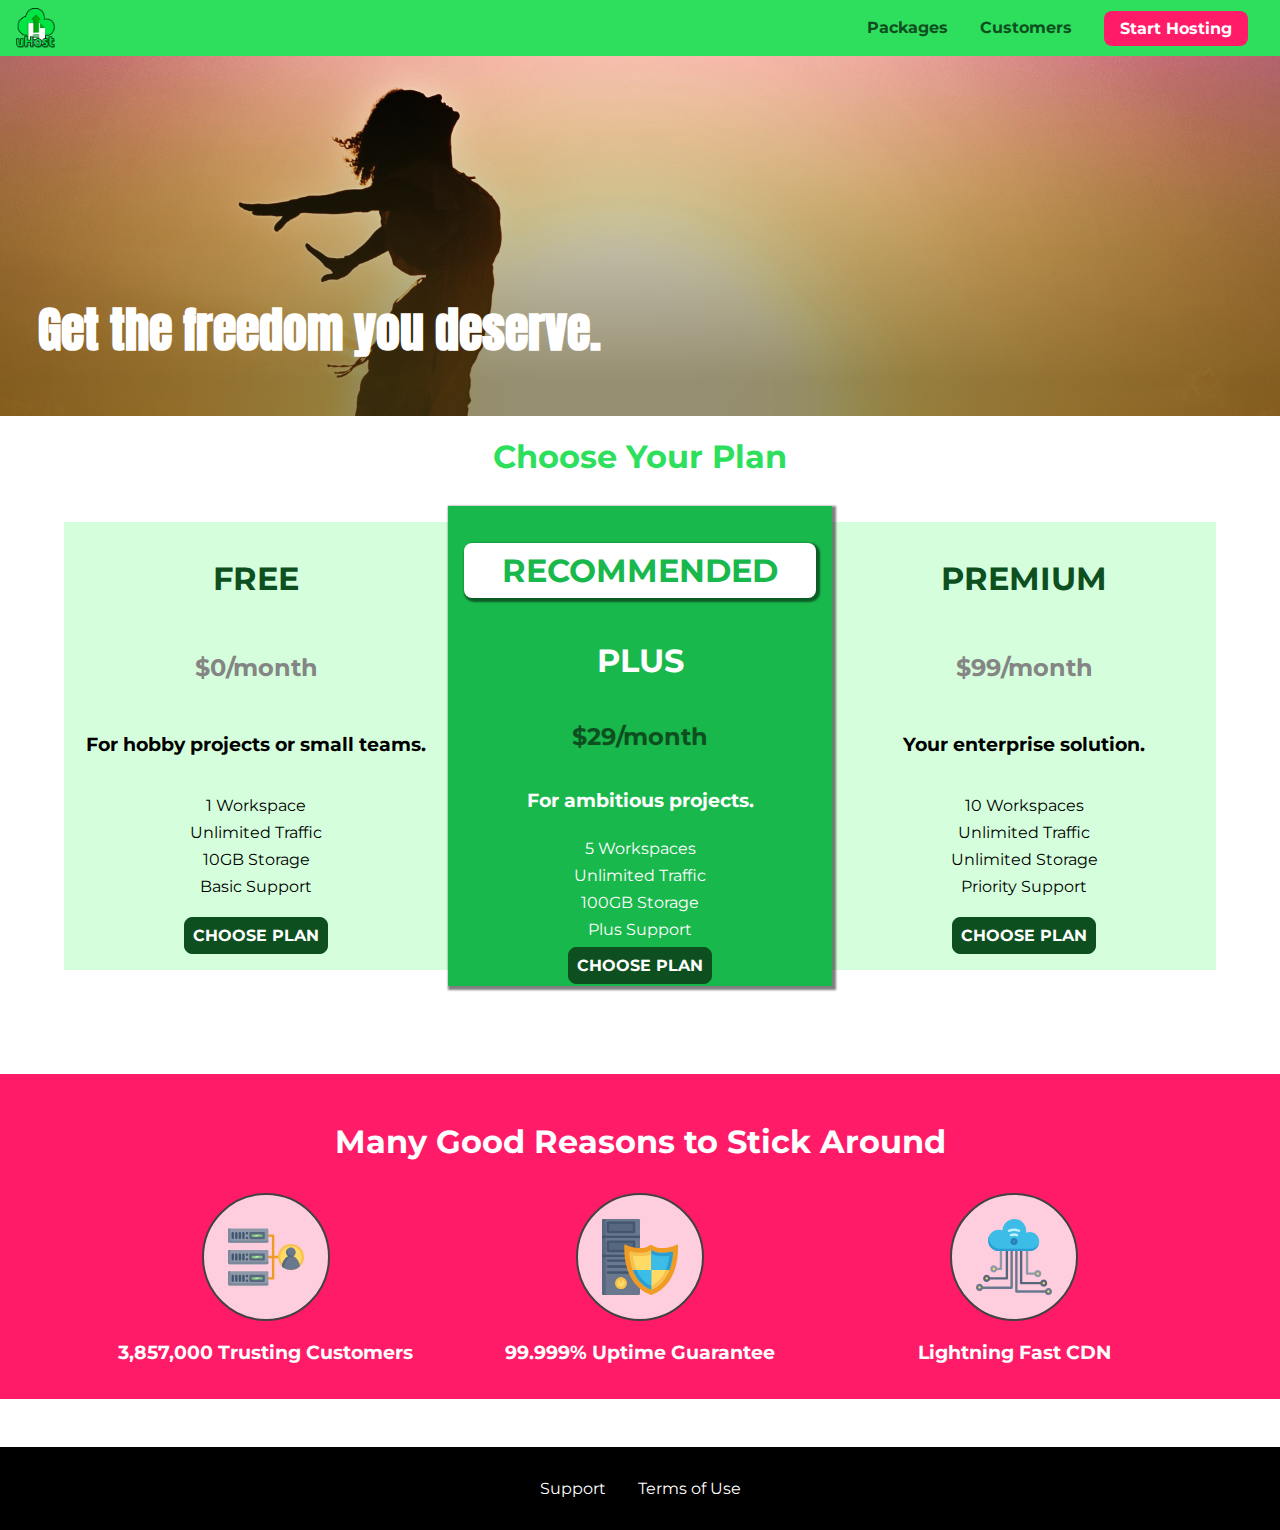
<file: index.html>
<!DOCTYPE html>
<html lang="en">

<head>
    <meta charset="UTF-8">
    <meta http-equiv="X-UA-Compatible" content="ie=edge">
    <meta name="viewport" content="width=device-width, initial-scale=1.0">
    <title>uHost</title>
    <link rel="shortcut icon" href="favicon.png">
    <link rel="stylesheet" href="shared.css">
    <link rel="stylesheet" href="main.css">
</head>

<body>
    <div class="backdrop"></div>
    <div class="modal">
        <h1 class="modal__title">Do you want to continue?</h1>
        <div class="modal__actions">
            <a href="start-hosting/index.html" class="modal__action">Yes!</a>
            <button class="modal__action modal__action--negative" type="button">No!</button>
        </div>
    </div>
    <header class="main-header">
        <div>
            <button class="toggle-button">
                <span class="toggle-button__bar"></span>
                <span class="toggle-button__bar"></span>
                <span class="toggle-button__bar"></span>
            </button>
            <a href="index.html" class="main-header__brand">
                <img src="images/uhost-icon.png" alt="uHost - Your favorite hosting company">
            </a>
        </div>
        <nav class="main-nav">
            <ul class="main-nav__items">
                <li class="main-nav__item">
                    <a href="packages/index.html">Packages</a>
                </li>
                <li class="main-nav__item">
                    <a href="customers/index.html">Customers</a>
                </li>
                <li class="main-nav__item main-nav__item--cta">
                    <a href="start-hosting/index.html">Start Hosting</a>
                </li>
            </ul>
        </nav>
    </header>
    <nav class="mobile-nav">
        <ul class="mobile-nav__items">
            <li class="mobile-nav__item">
                <a href="packages/index.html">Packages</a>
            </li>
            <li class="mobile-nav__item">
                <a href="customers/index.html">Customers</a>
            </li>
            <li class="mobile-nav__item mobile-nav__item--cta">
                <a href="start-hosting/index.html">Start Hosting</a>
            </li>
        </ul>
    </nav>
    <main>
        <section id="product-overview">
            <h1>Get the freedom you deserve.</h1>
        </section>
        <section id="plans">
            <h1 class="section-title">Choose Your Plan</h1>
            <div class="plan__list">
                <article class="plan">
                    <h1 class="plan__title">FREE</h1>
                    <h2 class="plan__price">$0/month</h2>
                    <h3>For hobby projects or small teams.</h3>
                    <ul class="plan__features">
                        <li class="plan__feature">1 Workspace</li>
                        <li class="plan__feature">Unlimited Traffic</li>
                        <li class="plan__feature">10GB Storage</li>
                        <li class="plan__feature">Basic Support</li>
                    </ul>
                    <div>
                        <button class="button">CHOOSE PLAN</button>
                    </div>
                </article>
                <article class="plan plan--highlighted">
                    <h1 class="plan__annotation">RECOMMENDED</h1>
                    <h1 class="plan__title">PLUS</h1>
                    <h2 class="plan__price">$29/month</h2>
                    <h3>For ambitious projects.</h3>
                    <ul class="plan__features">
                        <li class="plan__feature">5 Workspaces</li>
                        <li class="plan__feature">Unlimited Traffic</li>
                        <li class="plan__feature">100GB Storage</li>
                        <li class="plan__feature">Plus Support</li>
                    </ul>
                    <div>
                        <button class="button">CHOOSE PLAN</button>
                    </div>
                </article>
                <article class="plan">
                    <h1 class="plan__title">PREMIUM</h1>
                    <h2 class="plan__price">$99/month</h2>
                    <h3>Your enterprise solution.</h3>
                    <ul class="plan__features">
                        <li class="plan__feature">10 Workspaces</li>
                        <li class="plan__feature">Unlimited Traffic</li>
                        <li class="plan__feature">Unlimited Storage</li>
                        <li class="plan__feature">Priority Support</li>
                    </ul>
                    <div>
                        <button class="button">CHOOSE PLAN</button>
                    </div>
                </article>
            </div>
        </section>
        <section id="key-features">
            <h1 class="section-title">Many Good Reasons to Stick Around</h1>
            <ul class="key-feature__list">
                <li class="key-feature">
                    <div class="key-feature__image">
                        <svg viewBox="0 0 512 512">
                            <path style="fill:#F09B24;" d="M344,248h-32V112c0-4.418-3.582-8-8-8h-40c-4.418,0-8,3.582-8,8s3.582,8,8,8h32v128h-32  c-4.418,0-8,3.582-8,8s3.582,8,8,8h32v128h-32c-4.418,0-8,3.582-8,8s3.582,8,8,8h40c4.418,0,8-3.582,8-8V264h32c4.418,0,8-3.582,8-8  S348.418,248,344,248z"
                            />
                            <path style="fill:#8E9AA9;" d="M264,64H8c-4.418,0-8,3.582-8,8v80c0,4.418,3.582,8,8,8h256c4.418,0,8-3.582,8-8V72  C272,67.582,268.418,64,264,64z"
                            />
                            <path style="fill:#7C899B;" d="M24,144c-4.418,0-8-3.582-8-8V64H8c-4.418,0-8,3.582-8,8v80c0,4.418,3.582,8,8,8h256  c4.418,0,8-3.582,8-8v-8H24z"
                            />
                            <rect x="152" y="96" style="fill:#B8E3A8;" width="88" height="32" />
                            <g>
                                <polygon style="fill:#7EC97D;" points="152,96 152,128 166,128 198,96  " />
                                <polygon style="fill:#7EC97D;" points="220,96 188,128 240,128 240,96  " />
                            </g>
                            <path style="fill:#56677E;" d="M240,136h-88c-4.418,0-8-3.582-8-8V96c0-4.418,3.582-8,8-8h88c4.418,0,8,3.582,8,8v32  C248,132.418,244.418,136,240,136z M160,120h72v-16h-72V120z"
                            />
                            <g>
                                <path style="fill:#435670;" d="M32,136c-4.418,0-8-3.582-8-8V96c0-4.418,3.582-8,8-8s8,3.582,8,8v32C40,132.418,36.418,136,32,136z   "
                                />
                                <path style="fill:#435670;" d="M56,136c-4.418,0-8-3.582-8-8V96c0-4.418,3.582-8,8-8s8,3.582,8,8v32C64,132.418,60.418,136,56,136z   "
                                />
                                <path style="fill:#435670;" d="M80,136c-4.418,0-8-3.582-8-8V96c0-4.418,3.582-8,8-8s8,3.582,8,8v32C88,132.418,84.418,136,80,136z   "
                                />
                                <path style="fill:#435670;" d="M104,136c-4.418,0-8-3.582-8-8V96c0-4.418,3.582-8,8-8s8,3.582,8,8v32   C112,132.418,108.418,136,104,136z"
                                />
                                <path style="fill:#435670;" d="M128,105c-4.418,0-8-3.582-8-8v-1c0-4.418,3.582-8,8-8s8,3.582,8,8v1   C136,101.418,132.418,105,128,105z"
                                />
                                <path style="fill:#435670;" d="M128,136c-4.418,0-8-3.582-8-8v-1c0-4.418,3.582-8,8-8s8,3.582,8,8v1   C136,132.418,132.418,136,128,136z"
                                />
                            </g>
                            <path style="fill:#8E9AA9;" d="M264,208H8c-4.418,0-8,3.582-8,8v80c0,4.418,3.582,8,8,8h256c4.418,0,8-3.582,8-8v-80  C272,211.582,268.418,208,264,208z"
                            />
                            <path style="fill:#7C899B;" d="M24,288c-4.418,0-8-3.582-8-8v-72H8c-4.418,0-8,3.582-8,8v80c0,4.418,3.582,8,8,8h256  c4.418,0,8-3.582,8-8v-8H24z"
                            />
                            <rect x="152" y="240" style="fill:#B8E3A8;" width="88" height="32" />
                            <g>
                                <polygon style="fill:#7EC97D;" points="152,240 152,272 166,272 198,240  " />
                                <polygon style="fill:#7EC97D;" points="220,240 188,272 240,272 240,240  " />
                            </g>
                            <path style="fill:#56677E;" d="M240,280h-88c-4.418,0-8-3.582-8-8v-32c0-4.418,3.582-8,8-8h88c4.418,0,8,3.582,8,8v32  C248,276.418,244.418,280,240,280z M160,264h72v-16h-72V264z"
                            />
                            <g>
                                <path style="fill:#435670;" d="M32,280c-4.418,0-8-3.582-8-8v-32c0-4.418,3.582-8,8-8s8,3.582,8,8v32C40,276.418,36.418,280,32,280   z"
                                />
                                <path style="fill:#435670;" d="M56,280c-4.418,0-8-3.582-8-8v-32c0-4.418,3.582-8,8-8s8,3.582,8,8v32C64,276.418,60.418,280,56,280   z"
                                />
                                <path style="fill:#435670;" d="M80,280c-4.418,0-8-3.582-8-8v-32c0-4.418,3.582-8,8-8s8,3.582,8,8v32C88,276.418,84.418,280,80,280   z"
                                />
                                <path style="fill:#435670;" d="M104,280c-4.418,0-8-3.582-8-8v-32c0-4.418,3.582-8,8-8s8,3.582,8,8v32   C112,276.418,108.418,280,104,280z"
                                />
                                <path style="fill:#435670;" d="M128,249c-4.418,0-8-3.582-8-8v-1c0-4.418,3.582-8,8-8s8,3.582,8,8v1   C136,245.418,132.418,249,128,249z"
                                />
                                <path style="fill:#435670;" d="M128,280c-4.418,0-8-3.582-8-8v-1c0-4.418,3.582-8,8-8s8,3.582,8,8v1   C136,276.418,132.418,280,128,280z"
                                />
                            </g>
                            <path style="fill:#8E9AA9;" d="M264,352H8c-4.418,0-8,3.582-8,8v80c0,4.418,3.582,8,8,8h256c4.418,0,8-3.582,8-8v-80  C272,355.582,268.418,352,264,352z"
                            />
                            <path style="fill:#7C899B;" d="M24,432c-4.418,0-8-3.582-8-8v-72H8c-4.418,0-8,3.582-8,8v80c0,4.418,3.582,8,8,8h256  c4.418,0,8-3.582,8-8v-8H24z"
                            />
                            <rect x="152" y="384" style="fill:#B8E3A8;" width="88" height="32" />
                            <g>
                                <polygon style="fill:#7EC97D;" points="152,384 152,416 166,416 198,384  " />
                                <polygon style="fill:#7EC97D;" points="220,384 188,416 240,416 240,384  " />
                            </g>
                            <path style="fill:#56677E;" d="M240,424h-88c-4.418,0-8-3.582-8-8v-32c0-4.418,3.582-8,8-8h88c4.418,0,8,3.582,8,8v32  C248,420.418,244.418,424,240,424z M160,408h72v-16h-72V408z"
                            />
                            <g>
                                <path style="fill:#435670;" d="M32,424c-4.418,0-8-3.582-8-8v-32c0-4.418,3.582-8,8-8s8,3.582,8,8v32C40,420.418,36.418,424,32,424   z"
                                />
                                <path style="fill:#435670;" d="M56,424c-4.418,0-8-3.582-8-8v-32c0-4.418,3.582-8,8-8s8,3.582,8,8v32C64,420.418,60.418,424,56,424   z"
                                />
                                <path style="fill:#435670;" d="M80,424c-4.418,0-8-3.582-8-8v-32c0-4.418,3.582-8,8-8s8,3.582,8,8v32C88,420.418,84.418,424,80,424   z"
                                />
                                <path style="fill:#435670;" d="M104,424c-4.418,0-8-3.582-8-8v-32c0-4.418,3.582-8,8-8s8,3.582,8,8v32   C112,420.418,108.418,424,104,424z"
                                />
                                <path style="fill:#435670;" d="M128,393c-4.418,0-8-3.582-8-8v-1c0-4.418,3.582-8,8-8s8,3.582,8,8v1   C136,389.418,132.418,393,128,393z"
                                />
                                <path style="fill:#435670;" d="M128,424c-4.418,0-8-3.582-8-8v-1c0-4.418,3.582-8,8-8s8,3.582,8,8v1   C136,420.418,132.418,424,128,424z"
                                />
                            </g>
                            <path style="fill:#F7C14D;" d="M424,168c-48.523,0-88,39.477-88,88s39.477,88,88,88s88-39.477,88-88S472.523,168,424,168z" />
                            <path style="fill:#FFDB66;" d="M424,184c-39.701,0-72,32.299-72,72s32.299,72,72,72s72-32.299,72-72S463.701,184,424,184z" />
                            <path style="fill:#69788D;" d="M484.893,314.16C476.393,274.588,451.922,248,424,248s-52.393,26.588-60.893,66.16  c-0.605,2.82,0.354,5.749,2.511,7.664C381.731,336.124,402.465,344,424,344s42.269-7.876,58.381-22.176  C484.539,319.909,485.498,316.98,484.893,314.16z"
                            />
                            <path style="fill:#56677E;" d="M434.053,249.171C430.768,248.403,427.411,248,424,248c-27.922,0-52.393,26.588-60.893,66.16  c-0.605,2.82,0.354,5.749,2.511,7.664c3.383,3.002,6.979,5.703,10.734,8.125C384.904,286.243,407.373,255.378,434.053,249.171z"
                            />
                            <path style="fill:#69788D;" d="M424,192c-17.645,0-32,14.355-32,32s14.355,32,32,32s32-14.355,32-32S441.645,192,424,192z" />
                            <path style="fill:#56677E;" d="M432,248c-17.645,0-32-14.355-32-32c0-6.783,2.128-13.076,5.742-18.258  C397.444,203.53,392,213.138,392,224c0,17.645,14.355,32,32,32c10.862,0,20.471-5.444,26.258-13.742  C445.076,245.872,438.783,248,432,248z"
                            />

                        </svg>
                    </div>
                    <p class="key-feature__description">3,857,000 Trusting Customers</p>
                </li>
                <li class="key-feature">
                    <div class="key-feature__image">
                        <svg viewBox="0 0 512 512">
                            <path style="fill:#69788D;" d="M248,0H8C3.582,0,0,3.582,0,8v496c0,4.418,3.582,8,8,8h240c4.418,0,8-3.582,8-8V8  C256,3.582,252.418,0,248,0z"
                            />
                            <path style="fill:#56677E;" d="M24,504V8c0-4.418,3.582-8,8-8H8C3.582,0,0,3.582,0,8v496c0,4.418,3.582,8,8,8h24  C27.582,512,24,508.418,24,504z"
                            />
                            <g>
                                <rect x="0" y="112" style="fill:#435670;" width="256" height="16" />
                                <rect x="0" y="240" style="fill:#435670;" width="256" height="16" />
                            </g>
                            <path style="fill:#F7C14D;" d="M128,392c-22.056,0-40,17.944-40,40s17.944,40,40,40s40-17.944,40-40S150.056,392,128,392z" />
                            <path style="fill:#FFDB66;" d="M128,408c-13.233,0-24,10.767-24,24s10.767,24,24,24s24-10.767,24-24S141.233,408,128,408z" />
                            <path style="fill:#F7C14D;" d="M128,392c-2.739,0-5.414,0.278-8,0.805V424c0,4.418,3.582,8,8,8c4.418,0,8-3.582,8-8v-31.195  C133.414,392.278,130.739,392,128,392z"
                            />
                            <g>
                                <path style="fill:#435670;" d="M216,288H40c-4.418,0-8-3.582-8-8s3.582-8,8-8h176c4.418,0,8,3.582,8,8S220.418,288,216,288z"
                                />
                                <path style="fill:#435670;" d="M216,328H40c-4.418,0-8-3.582-8-8s3.582-8,8-8h176c4.418,0,8,3.582,8,8S220.418,328,216,328z"
                                />
                                <path style="fill:#435670;" d="M216,368H40c-4.418,0-8-3.582-8-8s3.582-8,8-8h176c4.418,0,8,3.582,8,8S220.418,368,216,368z"
                                />
                                <path style="fill:#435670;" d="M216,16H40c-4.418,0-8,3.582-8,8v64c0,4.418,3.582,8,8,8h176c4.418,0,8-3.582,8-8V24   C224,19.582,220.418,16,216,16z"
                                />
                            </g>
                            <rect x="48" y="32" style="fill:#56677E;" width="160" height="48" />
                            <path style="fill:#435670;" d="M216,144H40c-4.418,0-8,3.582-8,8v64c0,4.418,3.582,8,8,8h176c4.418,0,8-3.582,8-8v-64  C224,147.582,220.418,144,216,144z"
                            />
                            <rect x="48" y="160" style="fill:#56677E;" width="160" height="48" />
                            <path style="fill:#F09B24;" d="M511.747,180.237c-0.194-6.537-8.107-10.107-13.135-5.894c-5.6,4.693-42.904,21.282-98.514,21.282  c-33.45,0-64.625-20.999-64.929-21.206c-2.9-1.991-6.764-1.85-9.512,0.346c-2.677,2.135-27.201,20.86-63.793,20.86  c-55.607,0-92.914-16.589-98.515-21.282c-5.028-4.211-12.941-0.645-13.135,5.894c-1.634,54.834,4.655,105.941,18.693,151.903  c12.096,39.604,29.759,74.047,52.497,102.373c27.538,34.304,62.743,59.882,104.66,76.045c3.069,1.918,6.757,1.921,9.83,0  c41.917-16.163,77.122-41.741,104.66-76.045c22.738-28.326,40.401-62.77,52.497-102.373  C507.092,286.179,513.381,235.071,511.747,180.237z"
                            />
                            <path style="fill:#F7C14D;" d="M476.21,221.226c-1.953-1.631-4.568-2.235-7.036-1.628c-21.686,5.327-44.926,8.028-69.075,8.028  c-25.926,0-49.633-8.975-64.955-16.504c-2.307-1.134-5.016-1.091-7.284,0.116c-14.059,7.477-36.919,16.388-65.994,16.388  c-24.153,0-47.394-2.701-69.075-8.028c-5.155-1.268-10.221,2.966-9.894,8.261c2.077,33.693,7.668,65.635,16.616,94.935  c22.774,74.565,66.139,126.334,128.888,153.868c2.032,0.891,4.397,0.891,6.43,0c61.777-27.107,104.716-78.876,127.62-153.868  c8.948-29.3,14.539-61.241,16.616-94.935C479.224,225.319,478.163,222.856,476.21,221.226z"
                            />
                            <path style="fill:#FFDB66;" d="M331.609,451.727c-52.604-25.289-89.304-70.987-109.144-135.944  c-6.532-21.39-11.162-44.336-13.82-68.447c17.133,2.852,34.952,4.291,53.22,4.291c29.394,0,53.376-7.793,69.978-15.561  c17.44,7.736,41.656,15.561,68.256,15.561c18.267,0,36.085-1.439,53.219-4.291c-2.659,24.112-7.288,47.06-13.82,68.448  C419.545,381.108,383.27,426.805,331.609,451.727z"
                            />
                            <g>
                                <path style="fill:#2C9DD4;" d="M479.066,227.858c0.157-2.539-0.903-5.002-2.856-6.633s-4.568-2.235-7.036-1.628   c-21.686,5.327-44.926,8.028-69.075,8.028c-25.926,0-49.633-8.975-64.955-16.504c-1.057-0.52-2.2-0.78-3.345-0.806l-0.072,133.351   h123.601c2.556-6.746,4.933-13.702,7.123-20.874C471.398,293.493,476.989,261.552,479.066,227.858z"
                                />
                                <path style="fill:#2C9DD4;" d="M206.658,343.667c24.153,63.42,65.028,108.108,121.743,132.995c1.031,0.452,2.147,0.673,3.263,0.666   l0.063-133.661H206.658z"
                                />
                            </g>
                            <g>
                                <path style="fill:#3CBDE8;" d="M439.497,315.783c6.532-21.389,11.161-44.336,13.82-68.448c-17.134,2.852-34.952,4.291-53.219,4.291   c-26.6,0-50.815-7.824-68.256-15.561l-0.116,107.601h97.758C433.179,334.807,436.524,325.518,439.497,315.783z"
                                />
                                <path style="fill:#3CBDE8;" d="M232.523,343.667c21.144,50.298,54.363,86.56,99.087,108.06l0.117-108.06H232.523z" />
                            </g>
                        </svg>
                    </div>
                    <p class="key-feature__description">99.999% Uptime Guarantee</p>
                </li>
                <li class="key-feature">
                    <div class="key-feature__image">
                        <svg viewBox="0 0 512 512">
                            <path style="fill:#8E9AA9;" d="M168,200c-4.418,0-8,3.582-8,8v120h-17.376c-3.302-9.311-12.194-16-22.624-16  c-13.234,0-24,10.767-24,24s10.766,24,24,24c10.429,0,19.321-6.689,22.624-16H168c4.418,0,8-3.582,8-8V208  C176,203.582,172.418,200,168,200z"
                            />
                            <path style="fill:#FFDB66;" d="M120,328c-4.411,0-8,3.589-8,8s3.589,8,8,8s8-3.589,8-8S124.411,328,120,328z" />
                            <path style="fill:#56677E;" d="M208,200c-4.418,0-8,3.582-8,8v184H94.624C91.322,382.689,82.43,376,72,376  c-13.234,0-24,10.767-24,24s10.766,24,24,24c10.429,0,19.321-6.689,22.624-16H208c4.418,0,8-3.582,8-8V208  C216,203.582,212.418,200,208,200z"
                            />
                            <path style="fill:#FFDB66;" d="M72,392c-4.411,0-8,3.589-8,8s3.589,8,8,8s8-3.589,8-8S76.411,392,72,392z" />
                            <path style="fill:#69788D;" d="M240,208c-4.418,0-8,3.582-8,8v239H47.24c-2.671-10.34-12.078-18-23.24-18c-13.234,0-24,10.767-24,24  s10.766,24,24,24c9.666,0,18.009-5.747,21.809-14H240c4.418,0,8-3.582,8-8V216C248,211.582,244.418,208,240,208z"
                            />
                            <path style="fill:#FFDB66;" d="M24,453c-4.411,0-8,3.589-8,8s3.589,8,8,8s8-3.589,8-8S28.411,453,24,453z" />
                            <path style="fill:#69788D;" d="M488,464c-10.429,0-19.321,6.689-22.624,16H280V208c0-4.418-3.582-8-8-8s-8,3.582-8,8v280  c0,4.418,3.582,8,8,8h193.376c3.302,9.311,12.194,16,22.624,16c13.234,0,24-10.767,24-24S501.234,464,488,464z"
                            />
                            <path style="fill:#FFDB66;" d="M488,480c-4.411,0-8,3.589-8,8s3.589,8,8,8s8-3.589,8-8S492.411,480,488,480z" />
                            <path style="fill:#56677E;" d="M456,408c-10.429,0-19.321,6.689-22.624,16H312V208c0-4.418-3.582-8-8-8s-8,3.582-8,8v224  c0,4.418,3.582,8,8,8h129.376c3.302,9.311,12.194,16,22.624,16c13.234,0,24-10.767,24-24S469.234,408,456,408z"
                            />
                            <path style="fill:#FFDB66;" d="M456,424c-4.411,0-8,3.589-8,8s3.589,8,8,8s8-3.589,8-8S460.411,424,456,424z" />
                            <path style="fill:#8E9AA9;" d="M416,344c-10.429,0-19.321,6.689-22.624,16H352V208c0-4.418-3.582-8-8-8s-8,3.582-8,8v160  c0,4.418,3.582,8,8,8h49.376c3.302,9.311,12.194,16,22.624,16c13.234,0,24-10.767,24-24S429.234,344,416,344z"
                            />
                            <path style="fill:#FFDB66;" d="M416,360c-4.411,0-8,3.589-8,8s3.589,8,8,8s8-3.589,8-8S420.411,360,416,360z" />
                            <path style="fill:#3CBDE8;" d="M362,88c-8.741,0-17.231,1.751-25.06,5.085C337.646,88.797,338,84.43,338,80  c0-44.112-35.888-80-80-80c-42.823,0-77.895,33.816-79.909,76.149C170.393,73.415,162.244,72,154,72c-39.701,0-72,32.299-72,72  s32.299,72,72,72h208c35.29,0,64-28.71,64-64S397.29,88,362,88z"
                            />
                            <path style="fill:#2C9DD4;" d="M368,200H160c-39.701,0-72-32.299-72-72c0-5.863,0.721-11.559,2.05-17.019  C84.918,120.88,82,132.102,82,144c0,39.701,32.299,72,72,72h208c30.389,0,55.88-21.296,62.379-49.743  C413.565,186.327,392.352,200,368,200z"
                            />
                            <path style="fill:#2A7DB5;" d="M256,128c-13.234,0-24,10.767-24,24s10.766,24,24,24c13.233,0,24-10.767,24-24S269.233,128,256,128z"
                            />
                            <path style="fill:#2C9DD4;" d="M256,144c-4.411,0-8,3.589-8,8s3.589,8,8,8c4.411,0,8-3.589,8-8S260.411,144,256,144z" />
                            <g>
                                <path style="fill:#C5F1FA;" d="M221.755,87.695c-2.994,0-5.864-1.688-7.233-4.572c-1.894-3.991-0.194-8.763,3.798-10.657   C230.157,66.849,242.834,64,256,64c13.166,0,25.844,2.849,37.68,8.466c3.992,1.895,5.692,6.666,3.798,10.657   s-6.666,5.692-10.657,3.798C277.144,82.328,266.774,80,256,80c-10.774,0-21.144,2.328-30.821,6.921   C224.072,87.446,222.904,87.695,221.755,87.695z"
                                />
                                <path style="fill:#C5F1FA;" d="M276.545,116.618c-1.148,0-2.316-0.249-3.424-0.774C267.745,113.293,261.985,112,256,112   c-5.985,0-11.745,1.293-17.121,3.844c-3.991,1.895-8.763,0.192-10.657-3.798c-1.894-3.992-0.193-8.764,3.798-10.657   C239.557,97.813,247.625,96,256,96c8.376,0,16.444,1.813,23.98,5.389c3.991,1.894,5.692,6.665,3.798,10.657   C282.41,114.93,279.539,116.618,276.545,116.618z"
                                />
                            </g>

                        </svg>
                    </div>
                    <p class="key-feature__description">Lightning Fast CDN</p>
                </li>
            </ul>
        </section>
    </main>
    <footer class="main-footer">
        <nav>
            <ul class="main-footer__links">
                <li class="main-footer__link">
                    <a href="#">Support</a>
                </li>
                <li class="main-footer__link">
                    <a href="#">Terms of Use</a>
                </li>
            </ul>
        </nav>
    </footer>
    <script src="shared.js"></script>
</body>

</html>
</file>
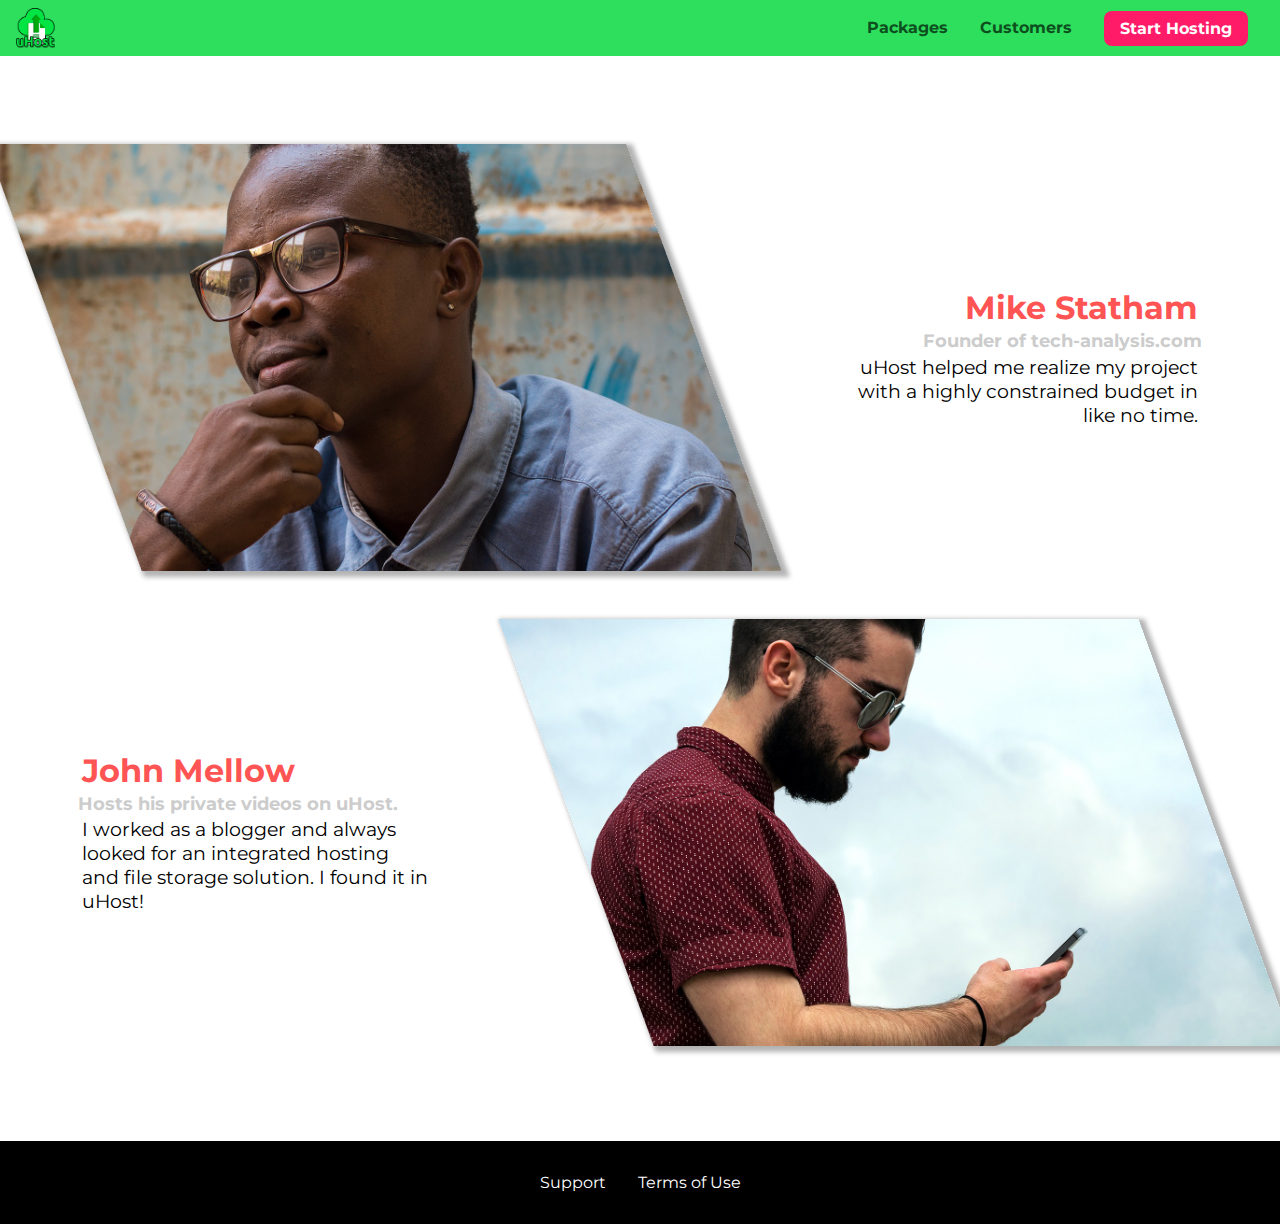
<file: customers/index.html>
<!DOCTYPE html>
<html lang="en">

<head>
    <meta charset="UTF-8">
    <meta name="viewport" content="width=device-width, initial-scale=1.0">
    <meta http-equiv="X-UA-Compatible" content="ie=edge">
    <title>uHost Customers</title>
    <link rel="shortcut icon" href="../favicon.png">
    <link rel="stylesheet" href="../shared.css">
    <link rel="stylesheet" href="customers.css">
</head>

<body>
    <div class="backdrop"></div>
    <header class="main-header">
        <div>
            <button class="toggle-button">
                <span class="toggle-button__bar"></span>
                <span class="toggle-button__bar"></span>
                <span class="toggle-button__bar"></span>
            </button>
            <a href="../index.html" class="main-header__brand">
                <img src="../images/uhost-icon.png" alt="uHost - Your favorite hosting company">
            </a>
        </div>
        <nav class="main-nav">
            <ul class="main-nav__items">
                <li class="main-nav__item">
                    <a href="../packages/index.html">Packages</a>
                </li>
                <li class="main-nav__item">
                    <a href="index.html">Customers</a>
                </li>
                <li class="main-nav__item main-nav__item--cta">
                    <a href="../start-hosting/index.html">Start Hosting</a>
                </li>
            </ul>
        </nav>
    </header>
    <nav class="mobile-nav">
        <ul class="mobile-nav__items">
            <li class="mobile-nav__item">
                <a href="../packages/index.html">Packages</a>
            </li>
            <li class="mobile-nav__item">
                <a href="index.html">Customers</a>
            </li>
            <li class="mobile-nav__item mobile-nav__item--cta">
                <a href="../start-hosting/index.html">Start Hosting</a>
            </li>
        </ul>
    </nav>
    <main>
        <div>
            <div class="testimonial" id="customer-1">
                <div class="testimonial__image-container">
                    <img src="../images/customer-1.jpg" alt="Mike Statham - Customer" class="testimonial__image">
                </div>
                <div class="testimonial__info">
                    <h1 class="testimonial__name">Mike Statham</h1>
                    <h2 class="testimonial__subtitle">Founder of
                        <a href="tech-analysis.com">tech-analysis.com</a>
                    </h2>
                    <p class="testimonial__text">uHost helped me realize my project with a highly constrained budget in like no time.</p>
                </div>
            </div>
            <div class="testimonial" id="customer-2">

                <div class="testimonial__info">
                    <h1 class="testimonial__name">John Mellow</h1>
                    <h2 class="testimonial__subtitle">Hosts his private videos on uHost.
                    </h2>
                    <p class="testimonial__text">I worked as a blogger and always looked for an integrated hosting and file storage solution. I found
                        it in uHost!
                    </p>
                </div>
                <div class="testimonial__image-container">
                    <img src="../images/customer-2.jpg" alt="John Mellow - Customer" class="testimonial__image">
                </div>
            </div>
        </div>
    </main>
    <footer class="main-footer">
        <nav>
            <ul class="main-footer__links">
                <li class="main-footer__link">
                    <a href="#">Support</a>
                </li>
                <li class="main-footer__link">
                    <a href="#">Terms of Use</a>
                </li>
            </ul>
        </nav>
    </footer>
    <script src="../shared.js"></script>
</body>

</html>
</file>
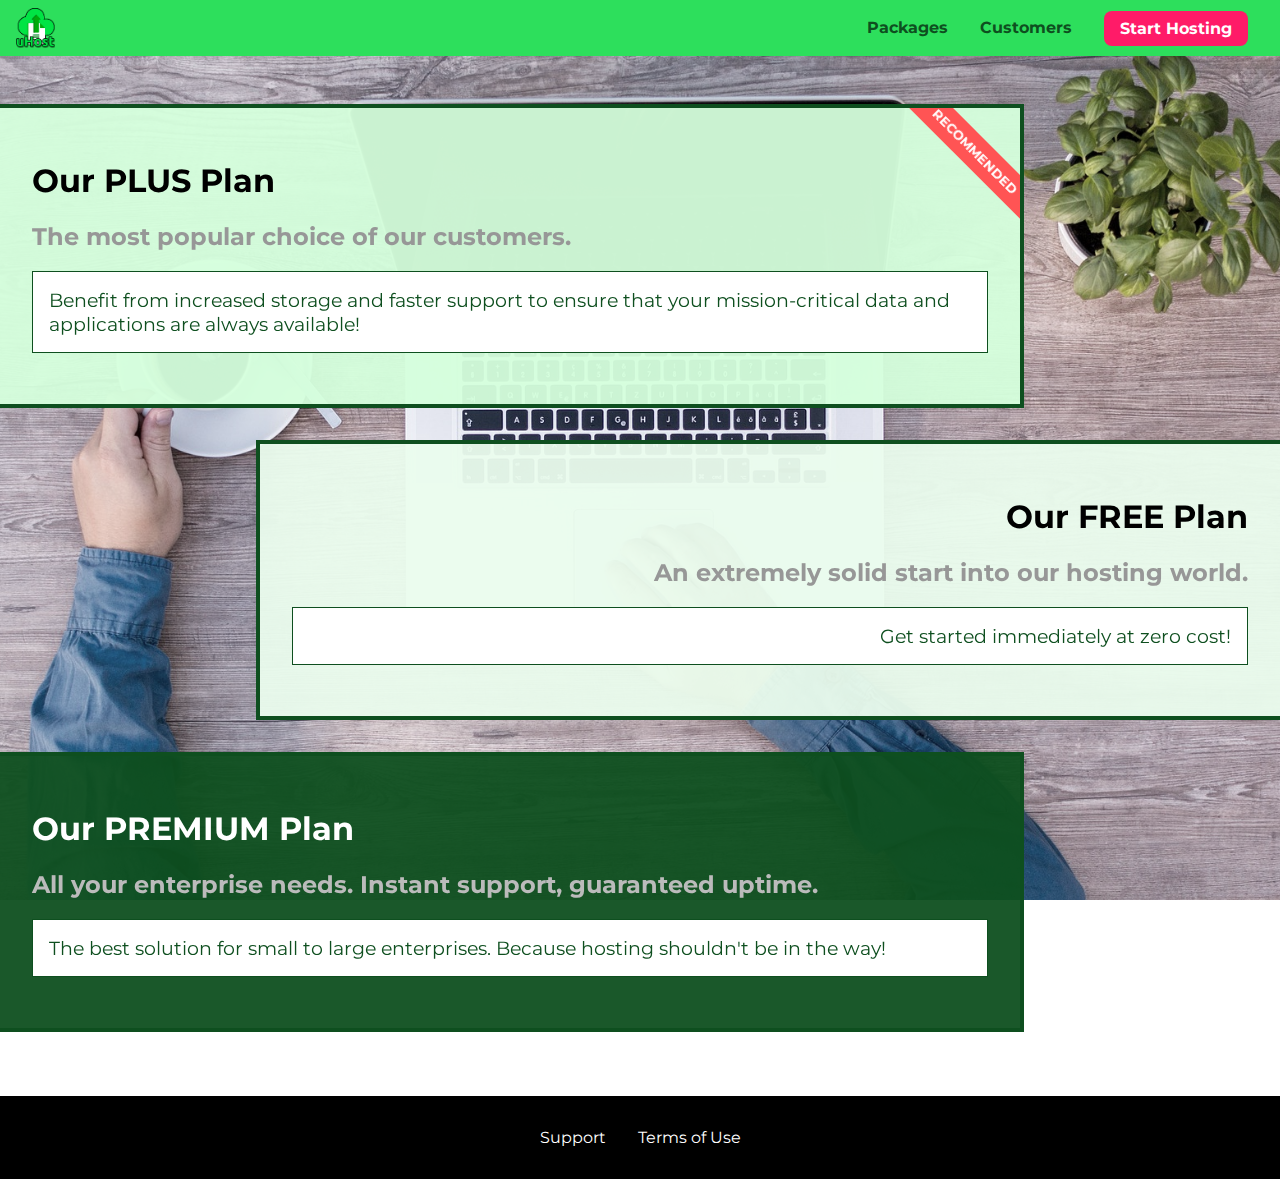
<file: packages/index.html>
<!DOCTYPE html>
<html lang="en">

<head>
    <meta charset="UTF-8">
    <meta http-equiv="X-UA-Compatible" content="ie=edge">
    <meta name="viewport" content="width=device-width, initial-scale=1.0">
    <title>uHost</title>
    <link rel="shortcut icon" href="../favicon.png">
    <link rel="stylesheet" href="../shared.css">
    <link rel="stylesheet" href="packages.css">
</head>

<body>
    <div class="backdrop"></div>
    <div class="background"></div>
    <header class="main-header">
        <div>
            <button class="toggle-button">
                <span class="toggle-button__bar"></span>
                <span class="toggle-button__bar"></span>
                <span class="toggle-button__bar"></span>
            </button>
            <a href="../index.html" class="main-header__brand">
                <img src="../images/uhost-icon.png" alt="uHost - Your favorite hosting company">
            </a>
        </div>
        <nav class="main-nav">
            <ul class="main-nav__items">
                <li class="main-nav__item">
                    <a href="index.html">Packages</a>
                </li>
                <li class="main-nav__item">
                    <a href="../customers/index.html">Customers</a>
                </li>
                <li class="main-nav__item main-nav__item--cta">
                    <a href="../start-hosting/index.html">Start Hosting</a>
                </li>
            </ul>
        </nav>
    </header>
    <nav class="mobile-nav">
        <ul class="mobile-nav__items">
            <li class="mobile-nav__item">
                <a href="index.html">Packages</a>
            </li>
            <li class="mobile-nav__item">
                <a href="../customers/index.html">Customers</a>
            </li>
            <li class="mobile-nav__item mobile-nav__item--cta">
                <a href="../start-hosting/index.html">Start Hosting</a>
            </li>
        </ul>
    </nav>
    <main>
        <section class="package" id="plus">
            <a href="#">
                <h1 class="package__title">Our PLUS Plan</h1>
                <h2 class="package__badge">RECOMMENDED</h2>
                <h2 class="package__subtitle">The most popular choice of our customers.</h2>
                <p class="package__info">Benefit from increased storage and faster support to ensure that your mission-critical data and applications
                    are always available!</p>
            </a>
        </section>
        <section class="package" id="free">
            <a href="#">
                <h1 class="package__title">Our FREE Plan</h1>
                <h2 class="package__subtitle">An extremely solid start into our hosting world.</h2>
                <p class="package__info">Get started immediately at zero cost!</p>
            </a>
        </section>
        <div class="clearfix"></div>
        <section class="package" id="premium">
            <a href="#">
                <h1 class="package__title">Our PREMIUM Plan</h1>
                <h2 class="package__subtitle">All your enterprise needs. Instant support, guaranteed uptime. </h2>
                <p class="package__info">The best solution for small to large enterprises. Because hosting shouldn't be in the way!</p>
            </a>
        </section>
    </main>
    <footer class="main-footer">
        <nav>
            <ul class="main-footer__links">
                <li class="main-footer__link">
                    <a href="#">Support</a>
                </li>
                <li class="main-footer__link">
                    <a href="#">Terms of Use</a>
                </li>
            </ul>
        </nav>
    </footer>
    <script src="../shared.js"></script>
</body>

</html>
</file>
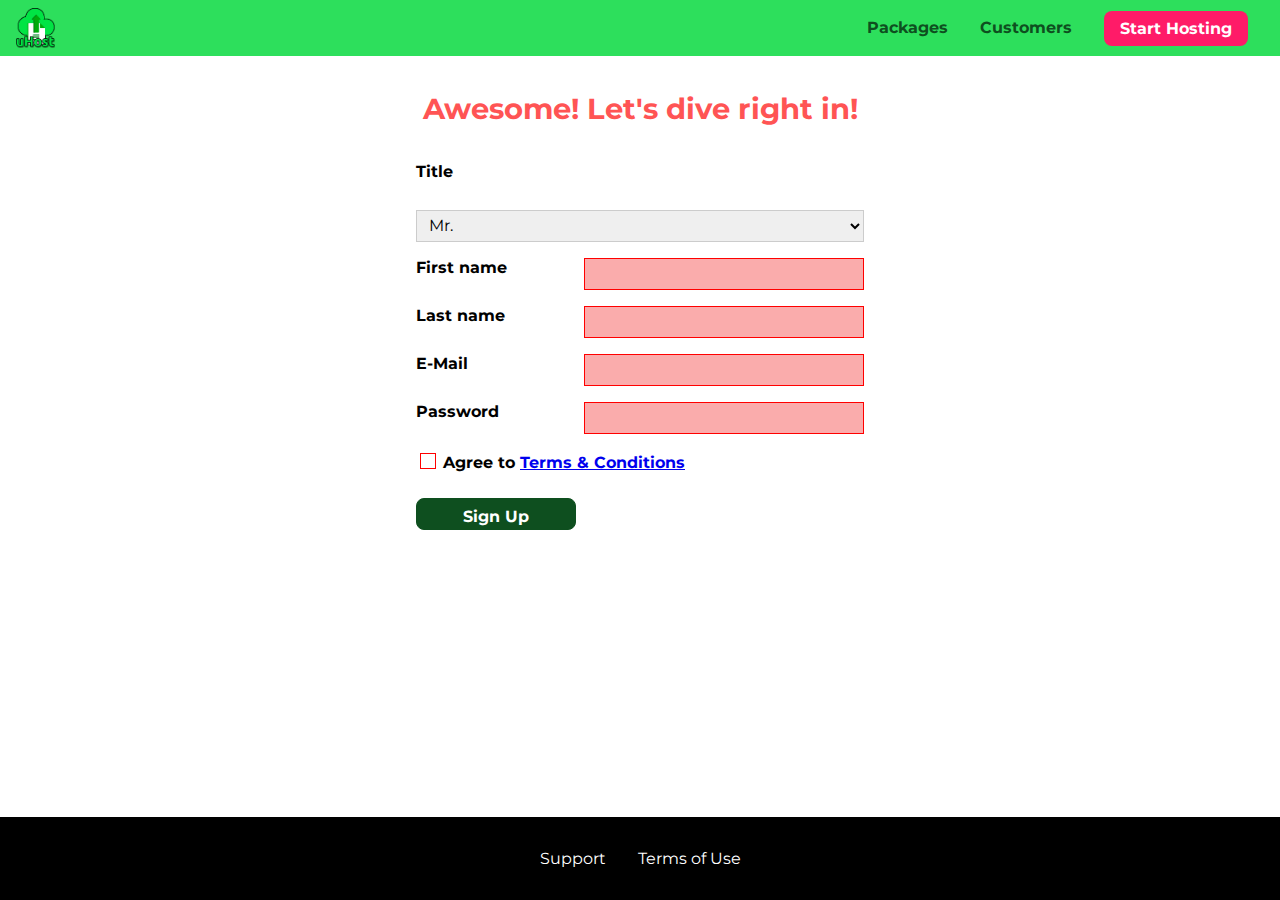
<file: start-hosting/index.html>
<!DOCTYPE html>
<html lang="en">

<head>
    <meta charset="UTF-8">
    <meta name="viewport" content="width=device-width, initial-scale=1.0">
    <meta http-equiv="X-UA-Compatible" content="ie=edge">
    <title>uHost Signup</title>
    <link rel="shortcut icon" href="../favicon.png">
    <link rel="stylesheet" href="../shared.css">
    <link rel="stylesheet" href="start-hosting.css">
</head>

<body>
    <div class="backdrop"></div>
    <header class="main-header">
        <div>
            <button class="toggle-button">
                <span class="toggle-button__bar"></span>
                <span class="toggle-button__bar"></span>
                <span class="toggle-button__bar"></span>
            </button>
            <a href="../index.html" class="main-header__brand">
                <img src="../images/uhost-icon.png" alt="uHost - Your favorite hosting company">
            </a>
        </div>
        <nav class="main-nav">
            <ul class="main-nav__items">
                <li class="main-nav__item">
                    <a href="../packages/index.html">Packages</a>
                </li>
                <li class="main-nav__item">
                    <a href="../customers/index.html">Customers</a>
                </li>
                <li class="main-nav__item main-nav__item--cta">
                    <a href="index.html">Start Hosting</a>
                </li>
            </ul>
        </nav>
    </header>
    <nav class="mobile-nav">
        <ul class="mobile-nav__items">
            <li class="mobile-nav__item">
                <a href="../packages/index.html">Packages</a>
            </li>
            <li class="mobile-nav__item">
                <a href="../customers/index.html">Customers</a>
            </li>
            <li class="mobile-nav__item mobile-nav__item--cta">
                <a href="index.html">Start Hosting</a>
            </li>
        </ul>
    </nav>
    <main class="signup-page">
        <h1 class="signup-title">Awesome! Let's dive right in!</h1>
        <form action="index.html" class="signup-form">
            <label for="title">Title</label>
            <select id="title">
                <option value="mr">Mr.</option>
                <option value="ms">Ms.</option>
            </select>
            <label for="first-name">First name</label>
            <input type="text" id="first-name" required>
            <label for="last-name">Last name</label>
            <input type="text" id="last-name" required>
            <label for="email">E-Mail</label>
            <input type="email" id="email" required>
            <label for="password">Password</label>
            <input type="password" id="password" required>
            <div class="signup-form__checkbox">
                <input type="checkbox" id="agree-terms" required>
                <label for="agree-terms">Agree to
                    <a href="#">Terms &amp; Conditions</a>
                </label>
            </div>
            <button type="submit" class="button">Sign Up</button>
        </form>
    </main>
    <footer class="main-footer">
        <nav>
            <ul class="main-footer__links">
                <li class="main-footer__link">
                    <a href="#">Support</a>
                </li>
                <li class="main-footer__link">
                    <a href="#">Terms of Use</a>
                </li>
            </ul>
        </nav>
    </footer>
    <script src="../shared.js"></script>
</body>

</html>
</file>
<file: shared.css>
@import url('https://fonts.googleapis.com/css?family=Roboto:100,400,900');
@import url('https://fonts.googleapis.com/css?family=Anton');
@import url('https://fonts.googleapis.com/css?family=Montserrat:400,700');

* {
  box-sizing: border-box;
}

html {
  height: 100%;
}

body {
  font-family: "Montserrat", sans-serif;
  margin: 0;
  display: grid;
  grid-template-rows: 3.5rem auto fit-content(8rem);
  grid-template-areas: "header"
                       "main"
                       "footer";
  /* padding-top: 3.5rem; */
  height: 100%;
}

main {
  /* grid-row: 2 / 3; */
  grid-area: main;
}

.backdrop {
  display: none;
  position: fixed;
  opacity: 0;
  top: 0;
  left: 0;
  z-index: 100;
  width: 100vw;
  height: 100vh;
  background: rgba(0, 0, 0, 0.5);
  transition: opacity 0.2s linear;
}

.main-header {
  width: 100%;
  position: fixed;
  top: 0;
  left: 0;
  background: #2ddf5c;
  padding: 0.5rem 1rem;
  z-index: 60;
  display: flex;
  align-items: center;
  justify-content: space-between;
}

.toggle-button {
  width: 3rem;
  background: transparent;
  border: none;
  cursor: pointer;
  padding-top: 0;
  padding-bottom: 0;
  vertical-align: middle;
}

.toggle-button:focus {
  outline: none;
}

.toggle-button__bar {
  width: 100%;
  height: 0.2rem;
  background: black;
  display: block;
  margin: 0.6rem 0;
}

.main-header__brand {
  color: #0e4f1f;
  text-decoration: none;
  font-weight: bold;
  /* width: 20px; */
}

.main-header__brand img {
  height: 2.5rem;
  vertical-align: middle;
  /* width: 100%; */
}

.main-nav {
  display: none;
}

.main-nav__items {
  margin: 0;
  padding: 0;
  list-style: none;
  display: flex;
}

.main-nav__item {
  margin: 0 1rem;
}

.main-nav__item a,
.mobile-nav__item a {
  text-decoration: none;
  color: #0e4f1f;
  font-weight: bold;
  padding: 0.2rem 0;
}

.main-nav__item a:hover,
.main-nav__item a:active {
  color: white;
  border-bottom: 5px solid white;
}

.main-nav__item--cta {
  animation: wiggle 400ms 3s 8 ease-out none;
}

.main-nav__item--cta a,
.mobile-nav__item--cta a {
  color: white;
  background: #ff1b68;
  padding: 0.5rem 1rem;
  border-radius: 8px;
}

.main-nav__item--cta a:hover,
.main-nav__item--cta a:active,
.mobile-nav__item--cta a:hover,
.mobile-nav__item--cta a:active {
  color: #ff1b68;
  background: white;
  border: none;
}

@media (min-width: 40rem) {
  .toggle-button {
    display: none;
  }

  .main-nav {
    display: flex;
  }
}

.main-footer {
  background: black;
  padding: 2rem;
  margin-top: 3rem;
  /* grid-row: 3 / 4; */
  grid-area: footer;
}

.main-footer__links {
  list-style: none;
  margin: 0;
  padding: 0;
  display: flex;
  flex-direction: column;
  align-items: center;
}

.main-footer__link {
  margin: 0.5rem 0;
}

.main-footer__link a {
  color: white;
  text-decoration: none;
}

.main-footer__link a:hover,
.main-footer__link a:active {
  color: #ccc;
}

.mobile-nav {
  transform: translateX(-100%);
  position: fixed;
  z-index: 101;
  top: 0;
  left: 0;
  background: white;
  width: 80%;
  height: 100vh;
  transition: transform 300ms ease-out;
}

.mobile-nav__items {
  width: 90%;
  height: 100%;
  list-style: none;
  margin: 0 auto;
  padding: 0;
  display: flex;
  flex-direction: column;
  justify-content: center;
  align-items: center;
}

.mobile-nav__item {
  margin: 1rem 0;
}

.mobile-nav__item a {
  font-size: 1.5rem;
}

.button {
  background: #0e4f1f;
  color: white;
  font: inherit;
  border: 1.5px solid #0e4f1f;
  padding: 0.5rem;
  border-radius: 8px;
  font-weight: bold;
  cursor: pointer;
}

.button:hover,
.button:active {
  background: white;
  color: #0e4f1f;
}

.button:focus {
  outline: none;
}

.button[disabled] {
  cursor: not-allowed;
  border: #a1a1a1;
  background: #ccc;
  color: #a1a1a1;
} 

.open {
    display: block !important;
    opacity: 1 !important;
    transform: translateY(0) !important;
}

@media (min-width: 40rem) {
  .main-footer__link {
    margin: 0 1rem;
  }

  .main-footer__links {
    flex-direction: row;
    justify-content: center;
  }
}

@keyframes wiggle {
  0% {
    transform: rotateZ(0);
  }
  50% {
    transform: rotateZ(-10deg);
  }
  100% {
    transform: rotateZ(10deg);
  }
}
</file>
<file: main.css>
#product-overview {
  background: linear-gradient(to top, rgba(80, 68, 18, 0.6) 10%, transparent),
    url("images/freedom.jpg") center/cover no-repeat border-box,
    #ff1b68;
  /* background-image: url("freedom.jpg");
    background-size: cover;
    background-position: left 10% bottom 20%; */
  /* background-repeat: no-repeat;
    background-origin: border-box;
    background-clip: border-box; */
  /* background-image: linear-gradient(180deg, red 70%, blue 60%, rgba(0,0,0,0.5)); */
  /* background-image: radial-gradient(ellipse farthest-corner at 20% 50%, red, blue 70%, green); */
  width: 100vw;
  height: 33vh;
  /* border: 5px dashed red; */
  position: relative;
}

#product-overview h1 {
  color: white;
  font-family: "Anton", sans-serif;
  position: absolute;
  bottom: 5%;
  left: 3%;
  font-size: 1.6rem;
}

@media (min-width: 40rem) and (min-height: 40rem) {
  #product-overview {
    height: 40vh;
    background-position: 50% 25%;
  }

  #product-overview h1 {
    font-size: 3rem;
  }
}

.section-title {
  color: #2ddf5c;
  text-align: center;
}

.plan {
  background: #d5ffdc;
  text-align: center;
  padding: 1rem;
  margin: 0.5rem 0;
  width: 100%;
}

.plan--highlighted {
  background: #19b84c;
  color: white;
}

.plan__annotation {
  background: white;
  color: #19b84c;
  padding: 0.5rem;
  box-shadow: 2px 2px 2px 2px rgba(0, 0, 0, 0.5);
  border-radius: 8px;
}

.plan__title {
  color: #0e4f1f;
}

.plan__price {
  color: #858585;
}

.plan--highlighted .plan__title {
  color: white;
}

.plan--highlighted .plan__price {
  color: #0e4f1f;
}

.plan__features {
  list-style: none;
  margin: 0;
  padding: 0;
}

.plan__feature {
  margin: 0.5rem 0;
}

@media (min-width: 40rem) {
  .plan__list { 
    width: 100%;
    display: flex;
    justify-content: center;
    align-items: center;
  }

  .plan {
    width: 30%;
    min-width: 13rem;
    max-width: 25rem;
    display: flex;
    flex-direction: column;
    justify-content: space-between;
    height: 28rem;
  }

  .plan--highlighted {
    box-shadow: 2px 2px 2px 2px rgba(0, 0, 0, 0.5);
    height: 30rem;
    z-index: 50;
  }
}

#key-features {
  background: #ff1b68;
  margin-top: 5rem;
  padding: 1rem;
}

#key-features .section-title {
  color: white;
  margin: 2rem;
}

.key-feature__list {
  list-style: none;
  margin: 0;
  padding: 0;
  text-align: center;
}

.key-feature__image {
  background: #ffcede;
  width: 128px;
  height: 128px;
  border: 2px solid #424242;
  border-radius: 50%;
  margin: auto;
  padding: 1.5rem;
}

.key-feature__description {
  text-align: center;
  font-weight: bold;
  color: white;
  font-size: 1.2rem;
}

@media (min-width: 40rem) {
  .key-feature {
    width: 30%;
    max-width: 25rem;
  }

  .key-feature__list {
    display: flex;
    justify-content: center;
  }
}

/* h1 {
    font-family: sans-serif;
} */

.modal {
  position: fixed;
  opacity: 0;
  transform: translateY(-3rem);
  transition: opacity 200ms ease-out, transform 500ms cubic-bezier(0.55, 0.055, 0.675, 0.19);
  z-index: 200;
  top: 20%;
  left: 30%;
  width: 40%;
  background: white;
  padding: 1rem;
  border: 1px solid #ccc;
  box-shadow: 1px 1px 1px rgba(0, 0, 0, 0.5);
}

.modal__title {
  text-align: center;
  margin: 0 0 1rem 0;
}

.modal__actions {
  text-align: center;
}

.modal__action {
  border: 1px solid #0e4f1f;
  background: #0e4f1f;
  text-decoration: none;
  color: white;
  font: inherit;
  padding: 0.5rem 1rem;
  cursor: pointer;
}

.modal__action:hover,
.modal__action:active {
  background: #2ddf5c;
  border-color: #2ddf5c;
}

.modal__action--negative {
  background: red;
  border-color: red;
}

.modal__action--negative:hover,
.modal__action--negative:active {
  background: #ff5454;
  border-color: #ff5454;
}
</file>
<file: customers/customers.css>
main {
  padding-top: 2.5rem;
}

.testimonial {
    font-size: 1.2rem;
  }
  
  /*.testimonial__list {
    width: 80%;
    margin: auto;
  }*/

  .testimonial__image-container {
    width: 60%;
    max-width: 40rem;
    box-shadow: 3px 3px 5px 3px rgba(0,0,0,0.3);
    transform: skew(20deg);
    overflow: hidden;
  }

  #customer-1:hover .testimonial__image-container {
    animation: flip-customer 1s ease-out forwards;
  }

  .testimonial__image {
    width: 100%;
    vertical-align: top;
    transform: skew(-20deg) scale(1.4);
  }
  
  .testimonial__info {
    text-align: right;
    padding: 0.9rem;
  }
  
  #customer-2.testimonial {
    text-align: right;
  }
  
  #customer-2 .testimonial__info {
    text-align: left;
  }
  
  .testimonial__name {
    margin: 0.2rem;
    color: #ff5454;
    font-size: 2rem;
  }
  
  .testimonial__subtitle {
    margin: 0;
    font-size: 1.1rem;
    color: #ccc;
  }
  
  .testimonial__subtitle a {
    color: inherit;
    text-decoration: none;
  }
  
  .testimonial__subtitle a:hover,
  .testimonial__subtitle a:active {
    color: #7a7a7a;
  }

  .testimonial__text {
    margin: 0.2rem;
  }

  @media (min-width: 40rem) {
    .testimonial {
      margin: 3rem auto;
      max-width: 1500px;
      display: flex;
      align-items: center;
      justify-content: space-around;
    }

    .testimonial__image-container {
      width: 66%;
    }

    .testimonial__info {
      width: 30%;
    }
  }

  @keyframes flip-customer {
    0% {
      transform: rotateY(0) skew(20deg);
    }
    50% {
      transform: rotateY(160deg) skew(20deg);
    }
    100% {
      transform: rotateY(360deg) skew(20deg);
    }
  }
</file>
<file: packages/packages.css>
@font-face {
    font-family: "AnonymousPro";
    src: url("anonymousPro-Regular.ttf") format("truetype");
}

@font-face {
    font-family: "AnonymousPro";
    src: url("anonymousPro-Bold.ttf");
    font-weight: 700;
}

main {
    padding-top: 2rem;
}

.background {
    background: url("../images/plans-background.jpg") center/cover;
    filter: grayscale(40%);
    width: 100vw;
    height: 100vh;
    position: fixed;
    z-index: -1;
}

.package {
    width: 80%;
    margin: 1rem 0;
    border: 4px solid #0e4f1f;
    border-left: none;
    position: relative;
    overflow: hidden;
}

.package:hover,
.package:active {
    box-shadow: 2px 2px 4px rgba(0,0,0,0.5);
    border-color: #ff5454;
    /* border-color: #ff5454 !important; */
    animation: push-up 1s ease-out forwards;
}

.package a {
    text-decoration: none;
    color: inherit;
    display: block;
    padding: 2rem;
}

.package__badge {
    position: absolute;
    top: 0;
    right: 0;
    margin: 0;
    font-size: 0.8rem;
    color: white;
    background: #ff5454;
    padding: 0.5rem;
    transform: rotate(45deg) translate(3.5rem, -1rem);
    transform-origin: center;
    width: 12rem;
    text-align: center;
}

.package__subtitle {
    color: #979797;
}

.package__info {
    padding: 1rem;
    border: 1px solid #0e4f1f;
    color: #0e4f1f;
    background: white;
    font-size: 1.2rem;
    /* font-style font-variant font-weight font-size/line-height font-family*/
}

.clearfix {
    clear: both;
}

#plus {
    background: rgba(213, 255, 220, 0.95);
}

#free {
    background: rgba(234, 252, 237, 0.95);
    float: right;
    border-right: none;
    border-left: 4px solid #0e4f1f;
    text-align: right;
}

#free:hover,
#free:active {
    border-left-color: #ff5454;
}

#premium {
    background: rgba(14, 79, 31, 0.95);
}

#premium .package__title {
    color: white;
}

#premium .package__subtitle {
    color: #bbb;
}

@media (min-width: 40rem) {
    main {
      max-width: 1500px;
      margin-left: auto;
      margin-right: auto;
    }
}

@media (min-width: 1500px) {
    .package {
      border-left: 4px solid #0e4f1f;
    }

    #free {
      border-right: 4px solid #0e4f1f;
    }

    #free:hover,
    #free:active {
      border-right-color: #ff5454;
    }
}

@keyframes push-up {
    0% {
        transform: translateY(0);
    }

    33% {
        transform: translateY(-1.5rem);
    }
    
    100% {
        transform: translateY(-1rem);
    }
}
</file>
<file: start-hosting/start-hosting.css>
main {
    padding-top: 1rem;
}

.signup-title {
    text-align: center;
    font-size: 1.8rem;
    color: #ff5454;
}

.signup-form {
    padding: 1rem;
    display: grid;
    grid-auto-rows: 2rem;
    grid-row-gap: 0.5rem;
}

.signup-form label {
    font-weight: bold;
}

.signup-form label,
.signup-form input,
.signup-form select {
    display: block;
    width: 100%;
}

/* .signup-form input[type="checkbox"] */
.signup-form input[id*="terms"],
.signup-form input[id*="terms"] + label {
    display: inline-block;
    width: auto;
    vertical-align: bottom;
}

.signup-form input:not([type="checkbox"]),
.signup-form select {
    border: 1px solid #ccc;
    padding: 0.2rem 0.5rem;
    font: inherit;
}

.signup-form input:focus,
.signup-form select:focus {
    outline: none;
    background: #d8f3df;
    border-color: #2ddf5c;
}

.signup-form input[type="checkbox"] {
    border: 1px solid #ccc;
    background: white;
    width: 1rem;
    height: 1rem;
    -webkit-appearance: none;
    -moz-appearance: none;
    appearance: none;
}

.signup-form input[type="checkbox"]:checked {
    background: #2ddf5c;
    border: #0e4f1f;
}

.signup-form input.invalid,
.signup-form select.invalid,
.signup-form :invalid {
    border-color: red !important;
    background: #faacac;
}

.signup-form button[type="submit"] {
    display: block;
}

@media (min-width: 40rem) {
    .signup-form {
        margin: auto;
        width: 30rem;
        grid-template-columns: 10rem auto;
        grid-row-gap: 1rem;
        grid-column-gap: 0.5rem;
    }

    .signup-form [id="title"] {
        grid-column: span 2;
    }

    .signup-form__checkbox {
        grid-column: span 2;
    }
}
</file>
